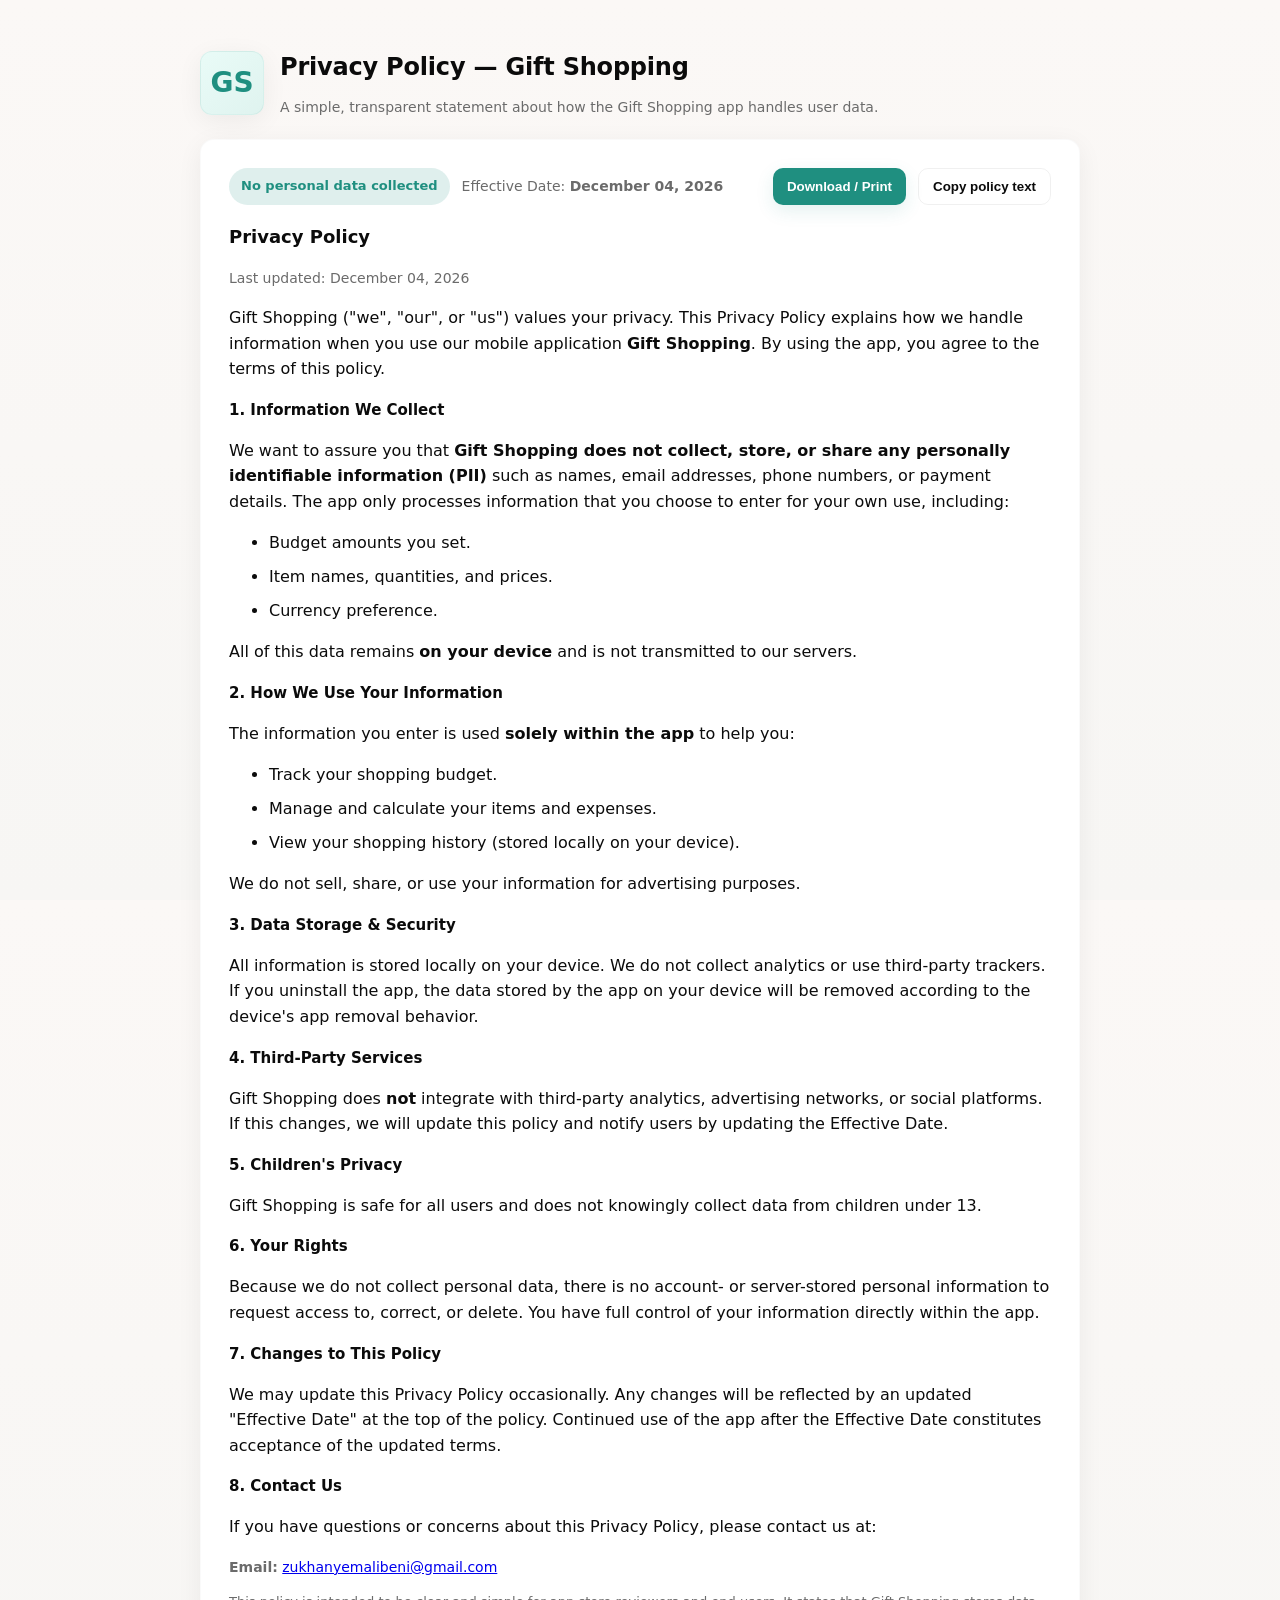
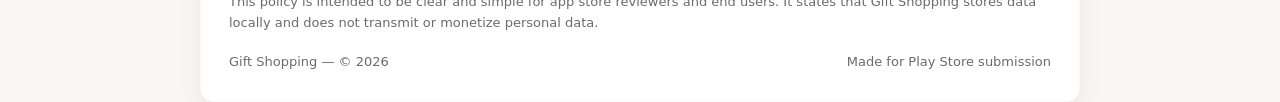
<file: index.html>
<!doctype html>
<html lang="en">
<head>
  <meta charset="utf-8" />
  <meta name="viewport" content="width=device-width,initial-scale=1" />
  <title>Privacy Policy — Gift Shopping</title>
  <meta name="description" content="Privacy Policy for the Gift Shopping mobile app. Explains what data we collect and how we use it."/>
  <link rel="stylesheet" href="style.css">
</head>
<body>
  <div class="container" role="main">
    <header>
      <div class="logo" aria-hidden="true">GS</div>
      <div>
        <h1>Privacy Policy — Gift Shopping</h1>
        <p class="lead">A simple, transparent statement about how the Gift Shopping app handles user data.</p>
      </div>
    </header>

    <section class="card" aria-labelledby="policy-title">
      <div class="meta-row">
        <div class="left">
          <div class="badge">No personal data collected</div>
          <div class="muted" id="effective-container">Effective Date: <strong id="effective-date">—</strong></div>
        </div>

        <div class="actions" aria-hidden="true">
          <button class="action" id="downloadBtn" title="Download or print this policy">Download / Print</button>
          <button class="ghost" id="editBtn" title="Copy to clipboard">Copy policy text</button>
        </div>
      </div>

      <article id="policy" aria-label="Privacy Policy Content">
        <h2 id="policy-title">Privacy Policy</h2>
        <p class="muted">Last updated: <span id="updated-date">—</span></p>

        <p>Gift Shopping ("we", "our", or "us") values your privacy. This Privacy Policy explains how we handle information when you use our mobile application <strong>Gift Shopping</strong>. By using the app, you agree to the terms of this policy.</p>

        <h3>1. Information We Collect</h3>
        <p>We want to assure you that <strong>Gift Shopping does not collect, store, or share any personally identifiable information (PII)</strong> such as names, email addresses, phone numbers, or payment details. The app only processes information that you choose to enter for your own use, including:</p>
        <ul>
          <li>Budget amounts you set.</li>
          <li>Item names, quantities, and prices.</li>
          <li>Currency preference.</li>
        </ul>
        <p>All of this data remains <strong>on your device</strong> and is not transmitted to our servers.</p>

        <h3>2. How We Use Your Information</h3>
        <p>The information you enter is used <strong>solely within the app</strong> to help you:</p>
        <ul>
          <li>Track your shopping budget.</li>
          <li>Manage and calculate your items and expenses.</li>
          <li>View your shopping history (stored locally on your device).</li>
        </ul>
        <p>We do not sell, share, or use your information for advertising purposes.</p>

        <h3>3. Data Storage &amp; Security</h3>
        <p>All information is stored locally on your device. We do not collect analytics or use third-party trackers. If you uninstall the app, the data stored by the app on your device will be removed according to the device's app removal behavior.</p>

        <h3>4. Third-Party Services</h3>
        <p>Gift Shopping does <strong>not</strong> integrate with third-party analytics, advertising networks, or social platforms. If this changes, we will update this policy and notify users by updating the Effective Date.</p>

        <h3>5. Children's Privacy</h3>
        <p>Gift Shopping is safe for all users and does not knowingly collect data from children under 13.</p>

        <h3>6. Your Rights</h3>
        <p>Because we do not collect personal data, there is no account- or server-stored personal information to request access to, correct, or delete. You have full control of your information directly within the app.</p>

        <h3>7. Changes to This Policy</h3>
        <p>We may update this Privacy Policy occasionally. Any changes will be reflected by an updated "Effective Date" at the top of the policy. Continued use of the app after the Effective Date constitutes acceptance of the updated terms.</p>

        <h3>8. Contact Us</h3>
        <p>If you have questions or concerns about this Privacy Policy, please contact us at:</p>
        <p class="contact"><strong>Email:</strong> <a href="mailto:zukhanyemalibeni@gmail.com">zukhanyemalibeni@gmail.com</a></p>

        <p class="small">This policy is intended to be clear and simple for app store reviewers and end users. It states that Gift Shopping stores data locally and does not transmit or monetize personal data.</p>
      </article>

      <footer>
        <div class="small">Gift Shopping — © <span id="year"></span></div>
        <div class="small">Made for Play Store submission</div>
      </footer>
    </section>
  </div>

  <script src="script.js"></script>
</body>
</html>
</file>
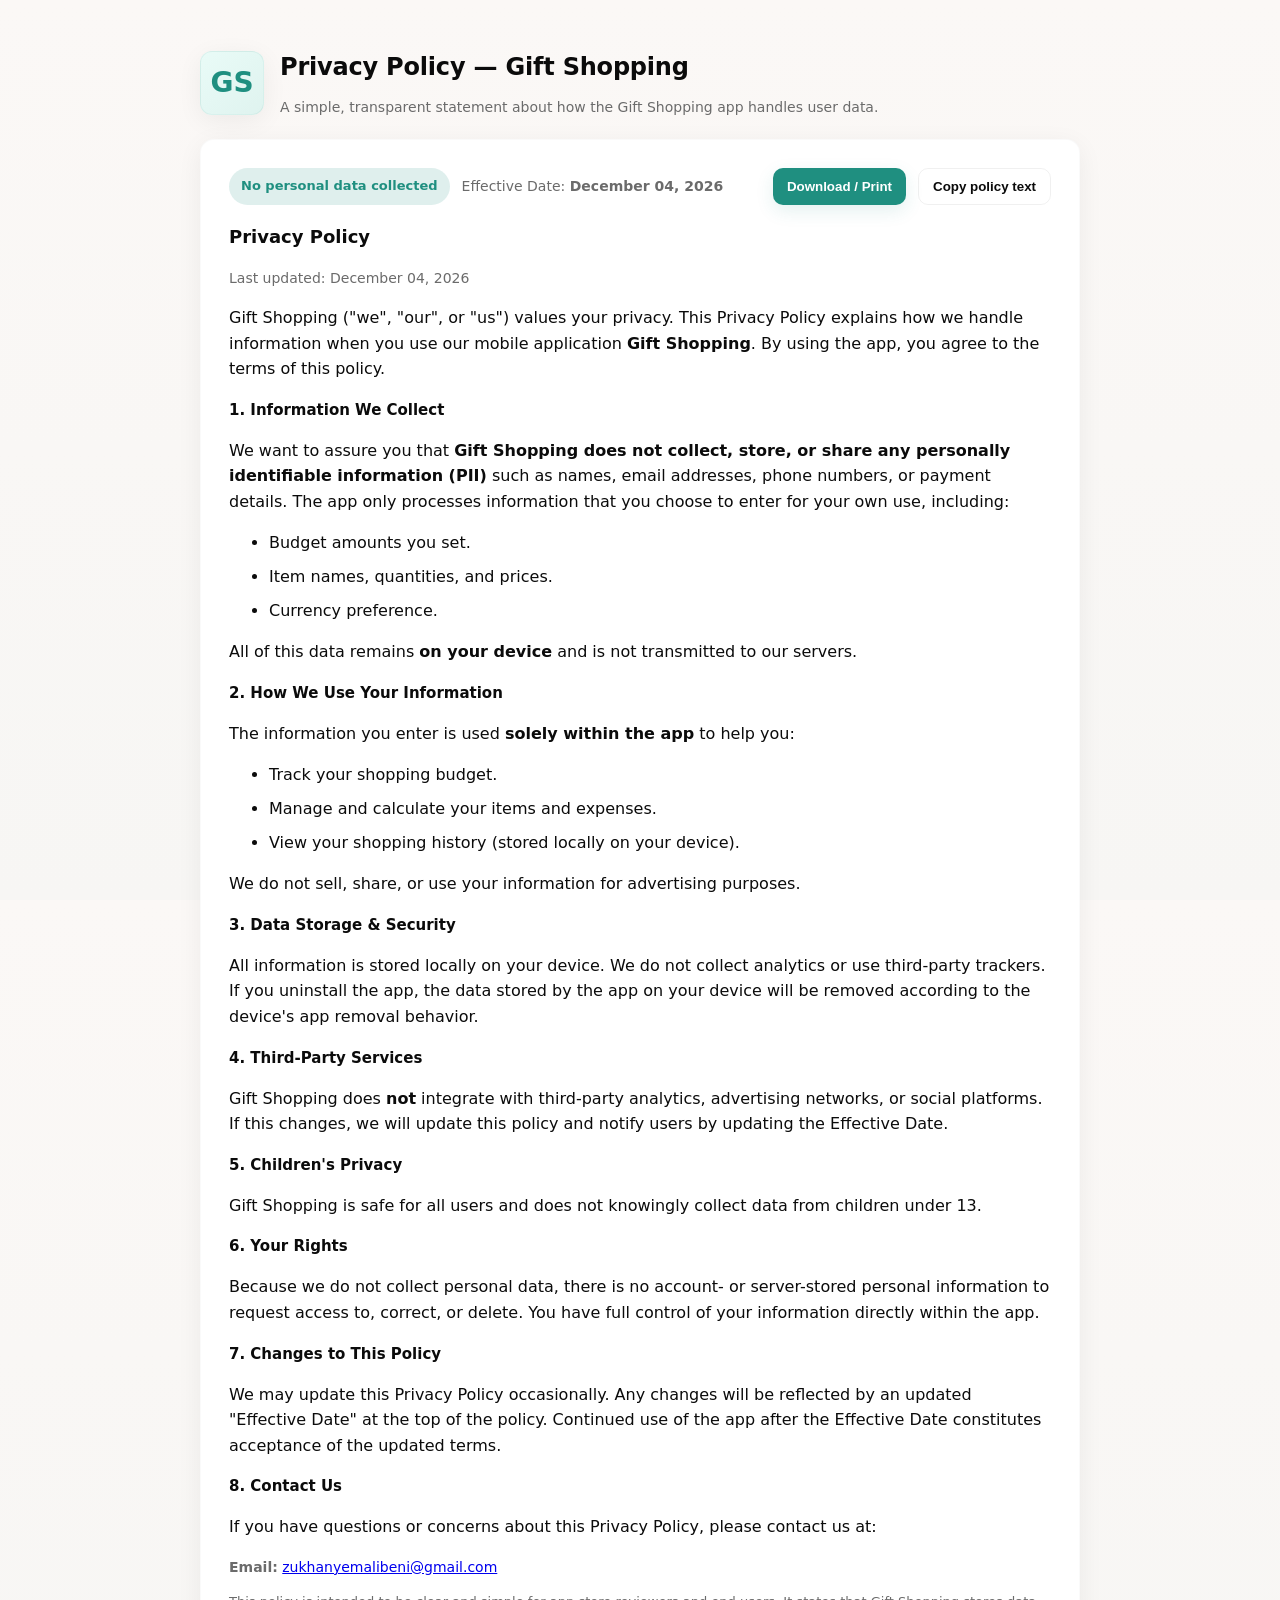
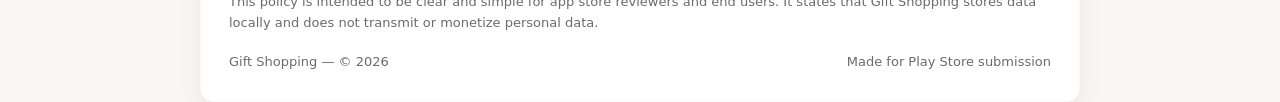
<file: index (20).html>
<!doctype html>
<html lang="en">
<head>
  <meta charset="utf-8" />
  <meta name="viewport" content="width=device-width,initial-scale=1" />
  <title>Privacy Policy — Gift Shopping</title>
  <meta name="description" content="Privacy Policy for the Gift Shopping mobile app. Explains what data we collect and how we use it."/>
  <link rel="stylesheet" href="style.css">
</head>
<body>
  <div class="container" role="main">
    <header>
      <div class="logo" aria-hidden="true">GS</div>
      <div>
        <h1>Privacy Policy — Gift Shopping</h1>
        <p class="lead">A simple, transparent statement about how the Gift Shopping app handles user data.</p>
      </div>
    </header>

    <section class="card" aria-labelledby="policy-title">
      <div class="meta-row">
        <div class="left">
          <div class="badge">No personal data collected</div>
          <div class="muted" id="effective-container">Effective Date: <strong id="effective-date">—</strong></div>
        </div>

        <div class="actions" aria-hidden="true">
          <button class="action" id="downloadBtn" title="Download or print this policy">Download / Print</button>
          <button class="ghost" id="editBtn" title="Copy to clipboard">Copy policy text</button>
        </div>
      </div>

      <article id="policy" aria-label="Privacy Policy Content">
        <h2 id="policy-title">Privacy Policy</h2>
        <p class="muted">Last updated: <span id="updated-date">—</span></p>

        <p>Gift Shopping ("we", "our", or "us") values your privacy. This Privacy Policy explains how we handle information when you use our mobile application <strong>Gift Shopping</strong>. By using the app, you agree to the terms of this policy.</p>

        <h3>1. Information We Collect</h3>
        <p>We want to assure you that <strong>Gift Shopping does not collect, store, or share any personally identifiable information (PII)</strong> such as names, email addresses, phone numbers, or payment details. The app only processes information that you choose to enter for your own use, including:</p>
        <ul>
          <li>Budget amounts you set.</li>
          <li>Item names, quantities, and prices.</li>
          <li>Currency preference.</li>
        </ul>
        <p>All of this data remains <strong>on your device</strong> and is not transmitted to our servers.</p>

        <h3>2. How We Use Your Information</h3>
        <p>The information you enter is used <strong>solely within the app</strong> to help you:</p>
        <ul>
          <li>Track your shopping budget.</li>
          <li>Manage and calculate your items and expenses.</li>
          <li>View your shopping history (stored locally on your device).</li>
        </ul>
        <p>We do not sell, share, or use your information for advertising purposes.</p>

        <h3>3. Data Storage &amp; Security</h3>
        <p>All information is stored locally on your device. We do not collect analytics or use third-party trackers. If you uninstall the app, the data stored by the app on your device will be removed according to the device's app removal behavior.</p>

        <h3>4. Third-Party Services</h3>
        <p>Gift Shopping does <strong>not</strong> integrate with third-party analytics, advertising networks, or social platforms. If this changes, we will update this policy and notify users by updating the Effective Date.</p>

        <h3>5. Children's Privacy</h3>
        <p>Gift Shopping is safe for all users and does not knowingly collect data from children under 13.</p>

        <h3>6. Your Rights</h3>
        <p>Because we do not collect personal data, there is no account- or server-stored personal information to request access to, correct, or delete. You have full control of your information directly within the app.</p>

        <h3>7. Changes to This Policy</h3>
        <p>We may update this Privacy Policy occasionally. Any changes will be reflected by an updated "Effective Date" at the top of the policy. Continued use of the app after the Effective Date constitutes acceptance of the updated terms.</p>

        <h3>8. Contact Us</h3>
        <p>If you have questions or concerns about this Privacy Policy, please contact us at:</p>
        <p class="contact"><strong>Email:</strong> <a href="mailto:zukhanyemalibeni@gmail.com">zukhanyemalibeni@gmail.com</a></p>

        <p class="small">This policy is intended to be clear and simple for app store reviewers and end users. It states that Gift Shopping stores data locally and does not transmit or monetize personal data.</p>
      </article>

      <footer>
        <div class="small">Gift Shopping — © <span id="year"></span></div>
        <div class="small">Made for Play Store submission</div>
      </footer>
    </section>
  </div>

  <script src="script.js"></script>
</body>
</html>
</file>
<file: style.css>
:root{
  --bg:#f7f6f4;
  --card:#ffffff;
  --accent:#1f8f80;
  --muted:#6b6b6b;
  --text:#0b0b0b;
  --radius:14px;
  --max-width:880px;
  --shadow: 0 6px 26px rgba(9,10,10,0.06);
  font-family: Inter, ui-sans-serif, system-ui, -apple-system, "Segoe UI", Roboto, "Helvetica Neue", Arial;
}
*{box-sizing:border-box}
html,body{height:100%}
body{
  margin:0;
  background: linear-gradient(180deg, #fbf8f6 0%, var(--bg) 100%);
  color:var(--text);
  -webkit-font-smoothing:antialiased;
  -moz-osx-font-smoothing:grayscale;
  padding:48px 20px;
  display:flex;
  justify-content:center;
  align-items:flex-start;
  font-size:16px;
  line-height:1.6;
}

.container{width:100%; max-width:var(--max-width)}

header{display:flex; gap:16px; align-items:center; margin-bottom:20px}
.logo{
  height:64px; width:64px; border-radius:12px; display:flex; align-items:center; justify-content:center;
  background:linear-gradient(135deg,#e9fbf7, #dff3ef); border:1px solid rgba(31,143,128,0.08);
  box-shadow:var(--shadow); font-weight:700; color:var(--accent); font-size:28px;
}
h1{margin:0; font-size:24px; letter-spacing:-0.2px}
p.lead{margin:10px 0 0 0; color:var(--muted); font-size:14px}

.card{
  background:var(--card); border-radius:var(--radius); box-shadow:var(--shadow);
  padding:28px; margin-top:18px; border:1px solid rgba(15,15,15,0.02);
}

.meta-row{display:flex; justify-content:space-between; align-items:center; gap:12px; margin-bottom:18px; flex-wrap:wrap}
.meta-row .left{display:flex; gap:12px; align-items:center}
.badge{
  background:rgba(31,143,128,0.14); color:var(--accent); padding:8px 12px; border-radius:999px;
  font-weight:600; font-size:13px;
}

.actions{display:flex; gap:12px}
button.action{
  background:var(--accent); color:white; border:0; padding:10px 14px; border-radius:10px; cursor:pointer; font-weight:600;
  box-shadow: 0 6px 18px rgba(31,143,128,0.12);
}
button.ghost{
  background:transparent; border:1px solid rgba(11,11,11,0.06); color:var(--text); padding:10px 14px; border-radius:10px;
  cursor:pointer; font-weight:600;
}

h2{font-size:18px; margin-top:18px}
h3{font-size:15px; margin-top:12px}
.muted{color:var(--muted); font-size:14px}

ul{margin-top:8px; margin-bottom:8px}
li{margin-bottom:8px}

footer{margin-top:18px; display:flex; justify-content:space-between; align-items:center; gap:12px; flex-wrap:wrap}
.contact{font-size:14px; color:var(--muted)}
.small{font-size:13px; color:var(--muted)}

/* responsive */
@media (max-width:640px){
  body{padding:22px}
  .card{padding:18px}
  header{gap:10px}
  .logo{height:56px; width:56px}
}

/* print styles (clean) */
@media print {
  body{background:white; padding:0}
  .card{box-shadow:none; border:none}
  button, .actions { display:none !important }
}
</file>
